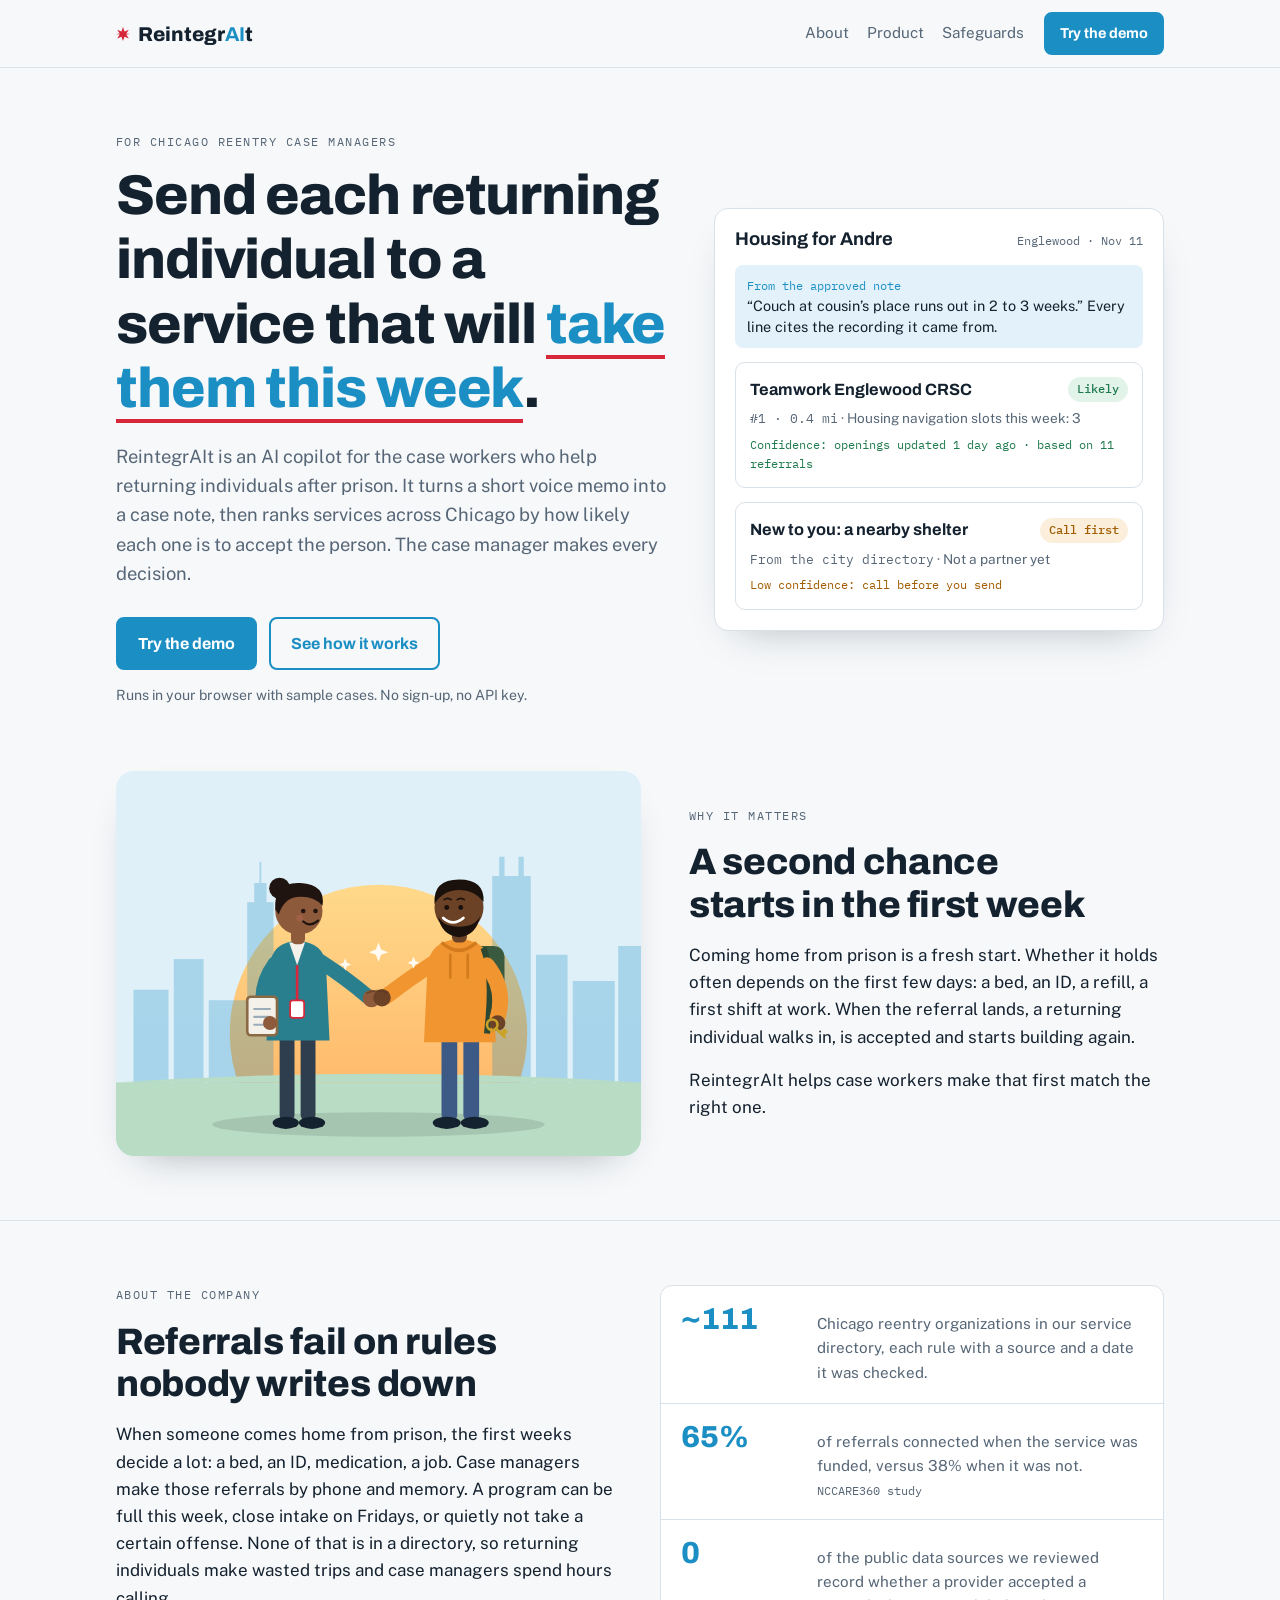
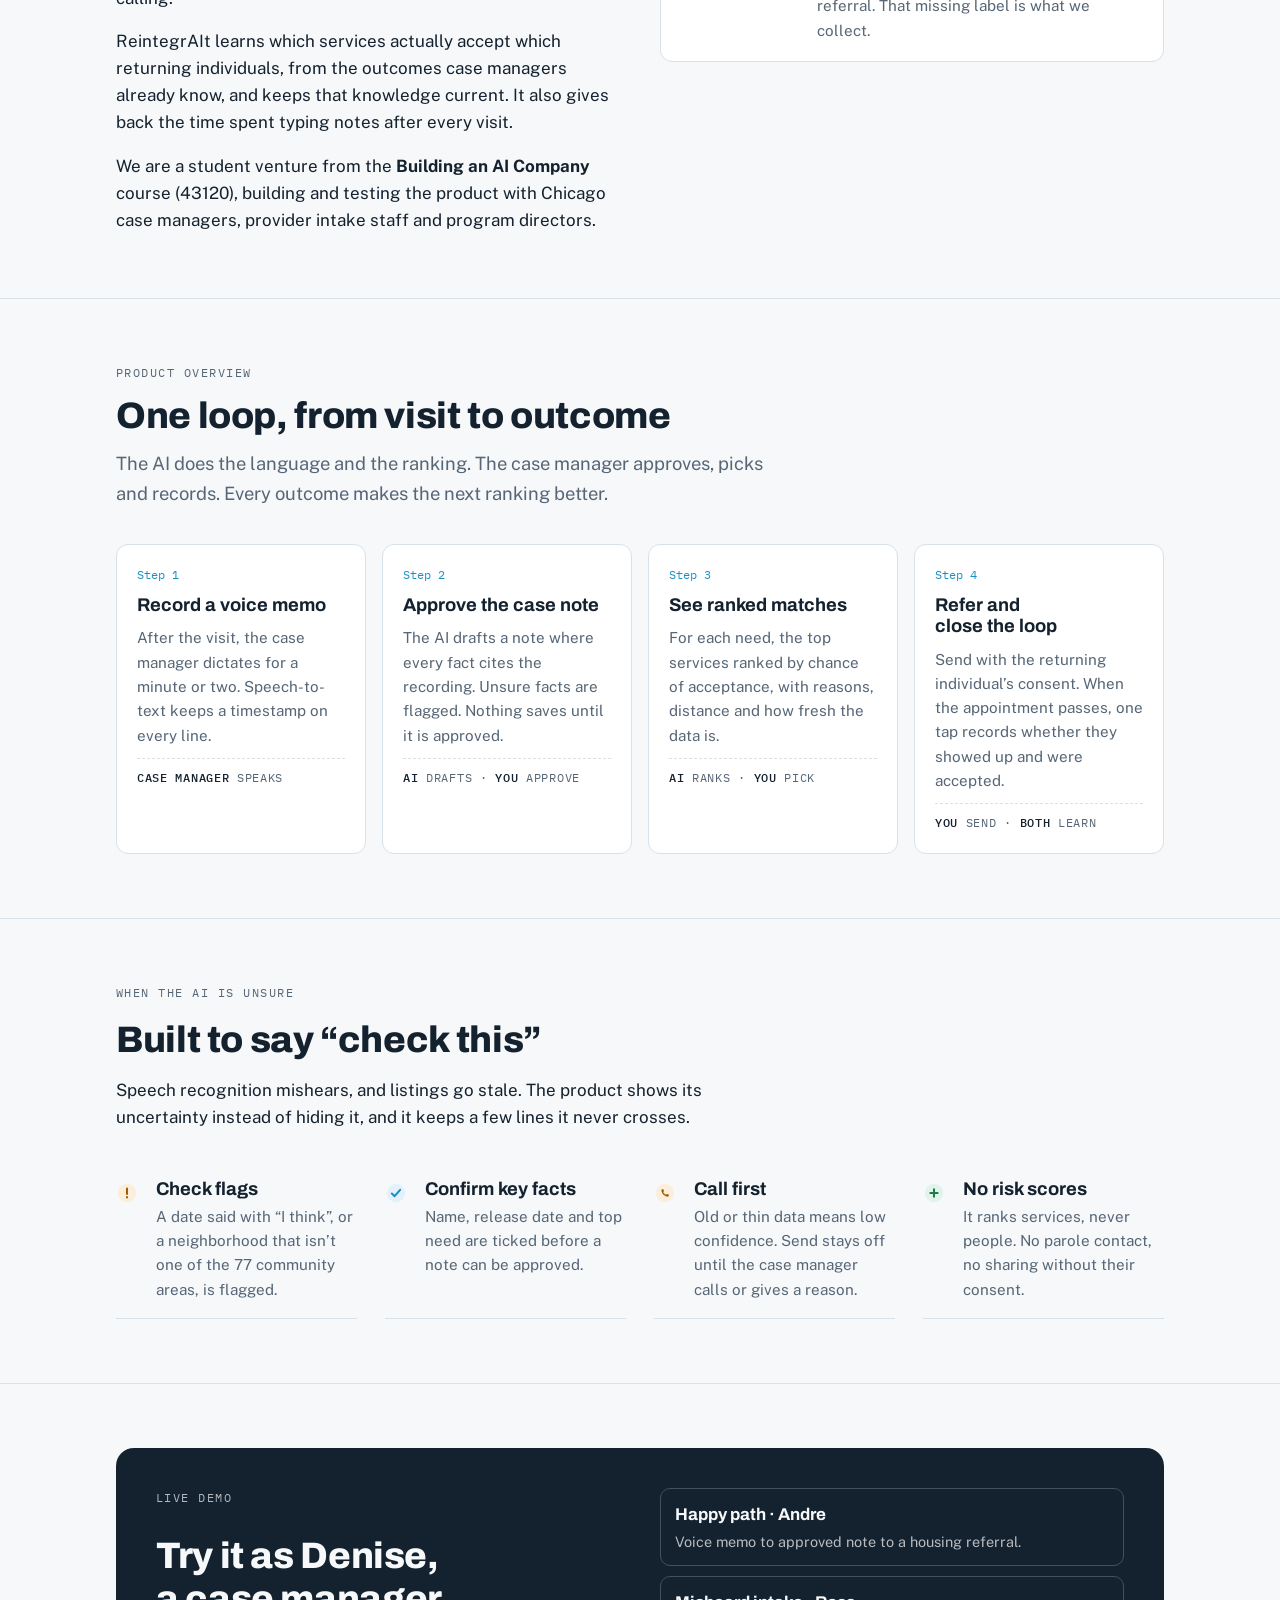
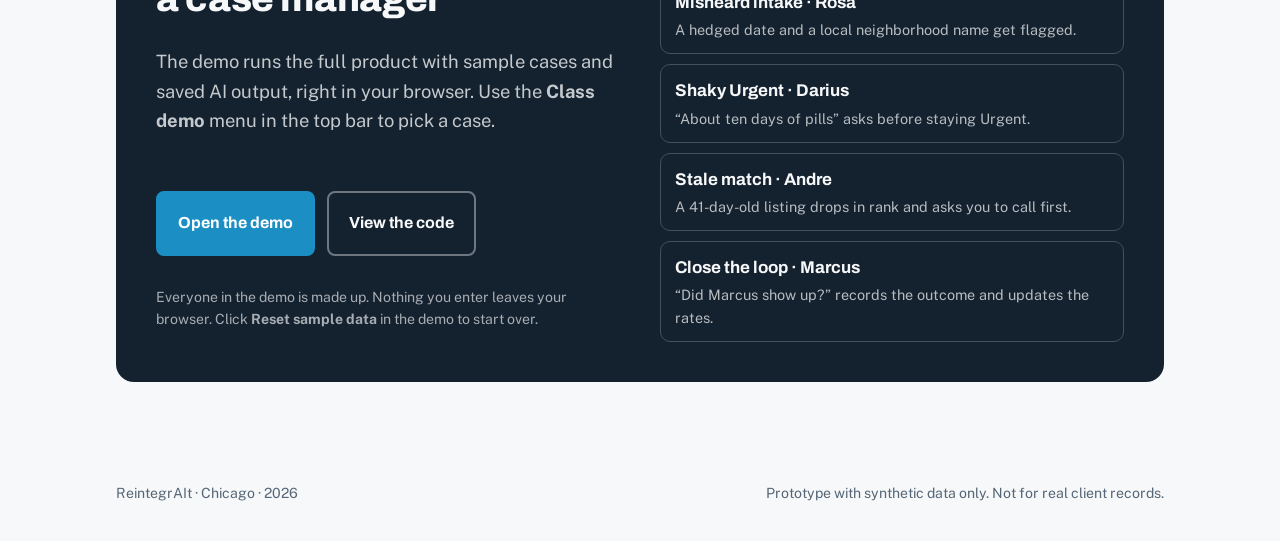
<file: index.html>
<!doctype html>
<html lang="en">
<head>
<meta charset="utf-8">
<meta name="viewport" content="width=device-width,initial-scale=1,viewport-fit=cover">
<meta name="description" content="ReintegrAIt: an AI copilot for Chicago reentry case managers.">
<title>ReintegrAIt</title>
<meta name="claude:viewport-fit-sides" content="cover">
<link rel="preconnect" href="https://fonts.googleapis.com">
<link rel="preconnect" href="https://fonts.gstatic.com" crossorigin>
<link rel="stylesheet" href="https://fonts.googleapis.com/css2?family=Archivo:wght@500;700;800&family=Public+Sans:wght@400;500;600&family=IBM+Plex+Mono:wght@400;500&display=swap">
<style>
/* Layout: civic, Chicago-flag palette. Hero with a real referral card, then About, Product loop, Safeguards, Demo. One column of 1080px max, two-column rows that stack on phones. */
:root{
  --bg:#f6f8fa; --surface:#ffffff; --ink:#14212e; --muted:#566676; --line:#d9e1e8;
  --sky:#1b8fc4; --sky-soft:#e3f2fa; --star:#d6283a; --good:#1f7a4d; --good-soft:#e2f3ea; --warn:#a15c00; --warn-soft:#fbefdc;
  --display:"Archivo","Helvetica Neue",Arial,sans-serif;
  --body:"Public Sans",system-ui,-apple-system,"Segoe UI",sans-serif;
  --mono:"IBM Plex Mono",ui-monospace,Menlo,Consolas,monospace;
}
@media (prefers-color-scheme: dark){:root:not([data-theme="light"]){
  --bg:#0e1620; --surface:#15212d; --ink:#e7eef4; --muted:#9aabba; --line:#28384a;
  --sky:#5bbbe8; --sky-soft:#13314a; --star:#ff5d6c; --good:#5fcf95; --good-soft:#123826; --warn:#f0b35a; --warn-soft:#3a2a10; color-scheme:dark}}
:root[data-theme="dark"]{
  --bg:#0e1620; --surface:#15212d; --ink:#e7eef4; --muted:#9aabba; --line:#28384a;
  --sky:#5bbbe8; --sky-soft:#13314a; --star:#ff5d6c; --good:#5fcf95; --good-soft:#123826; --warn:#f0b35a; --warn-soft:#3a2a10; color-scheme:dark}
*{box-sizing:border-box}
body{background:var(--bg);color:var(--ink);font-family:var(--body);font-size:17px;line-height:1.6;margin:0}
.wrap{max-width:1080px;margin:0 auto;padding-left:max(16px,env(safe-area-inset-left,0px));padding-right:max(16px,env(safe-area-inset-right,0px))}
a{color:var(--sky)}
a:focus-visible,.btn:focus-visible{outline:3px solid var(--sky);outline-offset:3px;border-radius:6px}
h1,h2,h3{font-family:var(--display);line-height:1.15;text-wrap:balance;margin:0}
h2{font-size:clamp(1.7rem,3.2vw,2.3rem);font-weight:800;letter-spacing:-.01em}
h3{font-size:1.15rem;font-weight:700}
p{margin:0}
.eyebrow{font-family:var(--mono);font-size:.78rem;letter-spacing:.12em;text-transform:uppercase;color:var(--muted)}
.lead{font-size:1.15rem;color:var(--muted);max-width:62ch}

/* top bar */
.bar{position:sticky;top:env(safe-area-inset-top,0px);z-index:5;background:color-mix(in srgb,var(--bg) 92%,transparent);backdrop-filter:blur(8px);border-bottom:1px solid var(--line)}
body::before{content:"";position:fixed;inset:0 0 auto;height:env(safe-area-inset-top,0px);z-index:10;background:var(--bg)}
.bar .wrap{display:flex;align-items:center;gap:20px;padding-block:12px;flex-wrap:wrap}
.logo{font-family:var(--display);font-weight:800;font-size:1.25rem;text-decoration:none;color:var(--ink);display:flex;align-items:center;gap:8px;margin-right:auto}
.logo b{color:var(--sky)}
.star{width:14px;height:14px;flex:none}
.bar nav{display:flex;gap:18px;font-size:.95rem}
.bar nav a{color:var(--muted);text-decoration:none}
.bar nav a:hover{color:var(--ink)}
.btn{display:inline-flex;align-items:center;gap:8px;font-family:var(--display);font-weight:700;font-size:1rem;text-decoration:none;padding:12px 20px;border-radius:8px;border:2px solid var(--sky);transition:transform .15s}
.btn.primary{background:var(--sky);color:#fff}
:root[data-theme="dark"] .btn.primary{color:#06121c}
@media (prefers-color-scheme: dark){:root:not([data-theme="light"]) .btn.primary{color:#06121c}}
.btn.ghost{color:var(--sky);background:transparent}
.btn:hover{transform:translateY(-1px)}
.btn.small{padding:8px 14px;font-size:.9rem}
@media (prefers-reduced-motion: reduce){.btn{transition:none}.btn:hover{transform:none}}

/* hero */
.hero{padding-block:64px 56px}
.hero .wrap{display:grid;grid-template-columns:1.1fr .9fr;gap:48px;align-items:center}
.hero h1{font-size:clamp(2.2rem,5vw,3.5rem);font-weight:800;letter-spacing:-.02em;margin-top:12px}
.hero h1 em{font-style:normal;color:var(--sky);border-bottom:4px solid var(--star)}
.hero .lead{margin-top:20px}
.ctas{display:flex;gap:12px;flex-wrap:wrap;margin-top:28px}
.fine{font-size:.88rem;color:var(--muted);margin-top:14px}
.hero > .wrap > *{min-width:0}

/* mock referral card */
.mock{background:var(--surface);border:1px solid var(--line);border-radius:14px;padding:20px;box-shadow:0 18px 40px -24px rgba(20,33,46,.35);display:grid;gap:14px}
.mock-head{display:flex;justify-content:space-between;align-items:baseline;gap:10px;flex-wrap:wrap}
.mock-head span{font-family:var(--mono);font-size:.78rem;color:var(--muted)}
.svc{border:1px solid var(--line);border-radius:10px;padding:14px;display:grid;gap:6px}
.svc-top{display:flex;justify-content:space-between;gap:10px;align-items:center}
.svc-top strong{font-family:var(--display);font-size:1.02rem}
.rank{font-family:var(--mono);font-size:.8rem;color:var(--muted)}
.pill{font-family:var(--mono);font-size:.74rem;font-weight:500;padding:3px 9px;border-radius:99px;white-space:nowrap}
.pill.likely{background:var(--good-soft);color:var(--good)}
.pill.call{background:var(--warn-soft);color:var(--warn)}
.svc small{font-size:.85rem;color:var(--muted);line-height:1.45}
.conf{font-family:var(--mono);font-size:.76rem}
.conf.good{color:var(--good)} .conf.low{color:var(--warn)}
.note-line{font-size:.9rem;background:var(--sky-soft);border-radius:8px;padding:10px 12px;line-height:1.45}
.note-line code{font-family:var(--mono);font-size:.78rem;color:var(--sky)}

/* sections */
section.block{padding-block:64px;border-top:1px solid var(--line)}
.head{display:grid;gap:12px;margin-bottom:36px}
.two{display:grid;grid-template-columns:1fr 1fr;gap:40px}
.two > *{min-width:0}
.stack{display:grid;gap:32px}
.prose{display:grid;gap:16px;max-width:62ch}
.facts{align-self:start;display:grid;gap:0;border:1px solid var(--line);border-radius:12px;background:var(--surface);overflow:hidden}
.fact{display:grid;grid-template-columns:7.5rem 1fr;gap:16px;padding:18px 20px;border-bottom:1px solid var(--line);align-items:baseline}
.fact:last-child{border-bottom:0}
.fact b{font-family:var(--display);font-size:1.9rem;font-weight:800;color:var(--sky);font-variant-numeric:tabular-nums;line-height:1}
.fact p{font-size:.95rem;color:var(--muted)}
.fact cite{display:block;font-style:normal;font-family:var(--mono);font-size:.72rem;margin-top:4px}

/* loop */
.loop{display:grid;grid-template-columns:repeat(4,1fr);gap:16px;counter-reset:s}
.step{background:var(--surface);border:1px solid var(--line);border-radius:12px;padding:20px;display:grid;gap:10px;align-content:start;position:relative}
.step .n{font-family:var(--mono);font-size:.78rem;color:var(--sky)}
.step p{font-size:.95rem;color:var(--muted)}
.who{font-family:var(--mono);font-size:.72rem;letter-spacing:.06em;text-transform:uppercase;padding-top:10px;border-top:1px dashed var(--line);color:var(--muted)}
.who b{color:var(--ink);font-weight:500}

/* safeguards */
.rules{display:grid;grid-template-columns:repeat(4,1fr);gap:0 28px}
.rule{display:grid;grid-template-columns:28px 1fr;gap:12px;padding-block:16px;border-bottom:1px solid var(--line)}
.rule svg{width:22px;height:22px;margin-top:3px}
.rule p{font-size:.95rem;color:var(--muted)}
.rule h3{margin-bottom:4px}

/* demo */
.demo{background:var(--ink);color:var(--bg);border-radius:18px;padding:40px;display:grid;grid-template-columns:1fr 1fr;gap:40px}
.demo > *{min-width:0}
.demo .eyebrow{color:color-mix(in srgb,var(--bg) 70%,var(--ink))}
.demo .lead{color:color-mix(in srgb,var(--bg) 78%,var(--ink))}
.demo h2{color:var(--bg)}
.cases{display:grid;gap:10px;list-style:none;margin:0;padding:0}
.cases li{border:1px solid color-mix(in srgb,var(--bg) 22%,var(--ink));border-radius:10px;padding:12px 14px;display:grid;gap:2px}
.cases li b{font-family:var(--display)}
.cases li span{font-size:.9rem;color:color-mix(in srgb,var(--bg) 72%,var(--ink))}
.demo .btn.primary{background:var(--sky);border-color:var(--sky)}
.demo .btn.ghost{color:var(--bg);border-color:color-mix(in srgb,var(--bg) 40%,var(--ink))}
.demo .fine{color:color-mix(in srgb,var(--bg) 65%,var(--ink))}
.demo .fine a{color:var(--bg)}


/* second chance band */
.chance{padding-block:8px 64px}
.chance .wrap{display:grid;grid-template-columns:1.05fr .95fr;gap:48px;align-items:center}
.chance .wrap > *{min-width:0}
.chance-fig{margin:0}
.illo{display:block;width:100%;height:auto;max-width:100%;border-radius:18px;box-shadow:0 18px 40px -26px rgba(20,33,46,.45)}
@media (max-width:900px){.chance .wrap{grid-template-columns:1fr;gap:28px}}
footer{padding-block:36px;color:var(--muted);font-size:.88rem}
footer .wrap{display:flex;gap:16px;justify-content:space-between;flex-wrap:wrap}

@media (max-width:900px){
  .hero .wrap,.two,.demo{grid-template-columns:1fr}
  .loop{grid-template-columns:1fr 1fr}
  .rules{grid-template-columns:1fr 1fr}
}
@media (max-width:560px){
  .loop,.rules{grid-template-columns:1fr}
  .bar nav{display:none}
  .demo{padding:26px 20px}
  .fact{grid-template-columns:1fr;gap:6px}
  section.block{padding-block:48px}
  .hero{padding-block:40px}
}
</style>
</head>
<body>
<header class="bar">
  <div class="wrap">
    <a class="logo" href="#top"><svg class="star" viewBox="0 0 24 24" aria-hidden="true"><path fill="var(--star)" d="M12 0l2.6 7.5L22 4.5l-4.4 6.6L24 12l-6.4.9L22 19.5l-7.4-3L12 24l-2.6-7.5L2 19.5l4.4-6.6L0 12l6.4-.9L2 4.5l7.4 3z"/></svg><span>Reintegr<b>AI</b>t</span></a>
    <nav aria-label="Sections"><a href="#about">About</a><a href="#product">Product</a><a href="#safeguards">Safeguards</a></nav>
    <a class="btn primary small" href="app/step1-client-note/" data-demo>Try the demo</a>
  </div>
</header>

<main id="top">
  <section class="hero">
    <div class="wrap">
      <div>
        <p class="eyebrow">For Chicago reentry case managers</p>
        <h1>Send each returning individual to a service that will <em>take them this week</em>.</h1>
        <p class="lead">ReintegrAIt is an AI copilot for the case workers who help returning individuals after prison. It turns a short voice memo into a case note, then ranks services across Chicago by how likely each one is to accept the person. The case manager makes every decision.</p>
        <div class="ctas">
          <a class="btn primary" href="app/step1-client-note/" data-demo>Try the demo</a>
          <a class="btn ghost" href="#product">See how it works</a>
        </div>
        <p class="fine">Runs in your browser with sample cases. No sign-up, no API key.</p>
      </div>

      <div class="mock" aria-label="Example of the Matched services screen">
        <div class="mock-head"><h3>Housing for Andre</h3><span>Englewood · Nov 11</span></div>
        <p class="note-line"><code>From the approved note</code><br>“Couch at cousin’s place runs out in 2 to 3 weeks.” Every line cites the recording it came from.</p>
        <div class="svc">
          <div class="svc-top"><strong>Teamwork Englewood CRSC</strong><span class="pill likely">Likely</span></div>
          <small><span class="rank">#1 · 0.4 mi</span> · Housing navigation slots this week: 3</small>
          <span class="conf good">Confidence: openings updated 1 day ago · based on 11 referrals</span>
        </div>
        <div class="svc">
          <div class="svc-top"><strong>New to you: a nearby shelter</strong><span class="pill call">Call first</span></div>
          <small><span class="rank">From the city directory</span> · Not a partner yet</small>
          <span class="conf low">Low confidence: call before you send</span>
        </div>
      </div>
    </div>
  </section>


  <section class="chance">
    <div class="wrap">
      <figure class="chance-fig"><svg class="illo" viewBox="0 0 600 440" role="img" aria-labelledby="illo-t">
  <title id="illo-t">A case worker shakes hands with a smiling man carrying a backpack, in front of a sunrise over the Chicago skyline.</title>
  <defs>
    <linearGradient id="sun" x1="0" y1="0" x2="0" y2="1"><stop offset="0" stop-color="#ffd98a"/><stop offset="1" stop-color="#ffab5e"/></linearGradient>
    <clipPath id="frame"><rect width="600" height="440" rx="18"/></clipPath>
  </defs>
  <g clip-path="url(#frame)">
    <rect width="600" height="440" fill="#dff0f9"/>
    <circle cx="300" cy="300" r="170" fill="url(#sun)"/>
    <g fill="#1b8fc4" opacity=".28">
      <rect x="20" y="250" width="40" height="110"/><rect x="66" y="215" width="34" height="145"/><rect x="106" y="262" width="46" height="98"/>
      <rect x="150" y="150" width="30" height="210"/><rect x="158" y="128" width="14" height="24"/><rect x="164" y="104" width="2" height="26"/>
      <rect x="430" y="120" width="44" height="240"/><rect x="438" y="98" width="6" height="24"/><rect x="460" y="98" width="6" height="24"/>
      <rect x="480" y="210" width="36" height="150"/><rect x="522" y="240" width="48" height="120"/><rect x="574" y="200" width="30" height="160"/>
    </g>
    <rect y="356" width="600" height="84" fill="#b9dcc4"/>
    <path d="M0 356 Q300 336 600 356" fill="#b9dcc4"/>
    <ellipse cx="300" cy="404" rx="190" ry="14" fill="#14212e" opacity=".12"/>

    <!-- case worker (left) -->
    <g>
      <rect x="187" y="296" width="17" height="104" rx="7" fill="#2f3e4e"/>
      <rect x="211" y="296" width="17" height="104" rx="7" fill="#2f3e4e"/>
      <ellipse cx="194" cy="402" rx="15" ry="7" fill="#14212e"/><ellipse cx="224" cy="402" rx="15" ry="7" fill="#14212e"/>
      <path d="M176 222 Q178 196 207 194 Q238 196 240 222 L244 308 L172 308 Z" fill="#2a7f8f"/>
      <path d="M198 196 L207 222 L216 196 Z" fill="#f4f1ea"/>
      <path d="M207 222 L207 262" stroke="#d6283a" stroke-width="3"/>
      <rect x="199" y="262" width="16" height="20" rx="3" fill="#ffffff" stroke="#d6283a" stroke-width="2"/>
      <path d="M182 220 Q160 250 172 284" stroke="#2a7f8f" stroke-width="17" stroke-linecap="round" fill="none"/>
      <rect x="150" y="258" width="34" height="44" rx="4" fill="#f4f1ea" stroke="#8a6a44" stroke-width="3"/>
      <path d="M158 272h18M158 281h18M158 290h12" stroke="#9aabba" stroke-width="2.5" stroke-linecap="round"/>
      <circle cx="176" cy="288" r="8" fill="#8d5a3b"/>
      <path d="M234 218 Q262 236 288 258" stroke="#2a7f8f" stroke-width="17" stroke-linecap="round" fill="none"/>
      <rect x="200" y="176" width="16" height="22" rx="6" fill="#8d5a3b"/>
      <circle cx="209" cy="160" r="27" fill="#8d5a3b"/>
      <path d="M182 158 Q180 126 211 128 Q240 130 236 154 Q226 142 206 144 Q192 146 186 164 Z" fill="#1f1410"/>
      <circle cx="187" cy="134" r="12" fill="#1f1410"/>
      <circle cx="214" cy="160" r="2.6" fill="#1f1410"/><circle cx="228" cy="160" r="2.6" fill="#1f1410"/>
      <path d="M214 172 Q222 179 231 171" stroke="#1f1410" stroke-width="2.6" stroke-linecap="round" fill="none"/>
      <circle cx="210" cy="168" r="4" fill="#c46a5a" opacity=".35"/>
    </g>

    <!-- returning individual (right) -->
    <g>
      <rect x="400" y="200" width="44" height="78" rx="12" fill="#3a5a40"/>
      <rect x="372" y="298" width="18" height="102" rx="7" fill="#3c5a85"/>
      <rect x="397" y="298" width="18" height="102" rx="7" fill="#3c5a85"/>
      <ellipse cx="378" cy="402" rx="16" ry="7" fill="#14212e"/><ellipse cx="410" cy="402" rx="16" ry="7" fill="#14212e"/>
      <path d="M356 224 Q358 194 392 192 Q426 194 430 224 L434 310 L352 310 Z" fill="#f0952f"/>
      <path d="M372 196 Q392 214 412 196" stroke="#d27a1c" stroke-width="4" fill="none"/>
      <path d="M382 210 L382 236 M402 210 L402 236" stroke="#d27a1c" stroke-width="3" stroke-linecap="round"/>
      <path d="M420 202 Q432 232 424 300" stroke="#2c4732" stroke-width="7" fill="none"/>
      <path d="M362 220 Q334 238 308 258" stroke="#f0952f" stroke-width="18" stroke-linecap="round" fill="none"/>
      <path d="M424 222 Q446 250 436 282" stroke="#f0952f" stroke-width="18" stroke-linecap="round" fill="none"/>
      <circle cx="436" cy="288" r="9" fill="#6b4226"/>
      <g transform="translate(430 290)"><circle r="6" fill="none" stroke="#c9a227" stroke-width="3"/><path d="M4 4 L14 14 M10 10 L14 6 M12 12 L16 8" stroke="#c9a227" stroke-width="3" stroke-linecap="round"/></g>
      <rect x="384" y="174" width="17" height="22" rx="6" fill="#6b4226"/>
      <circle cx="392" cy="156" r="28" fill="#6b4226"/>
      <path d="M364 152 Q362 124 392 124 Q422 124 420 150 Q410 136 392 136 Q374 136 364 152 Z" fill="#1a110c"/>
      <path d="M368 166 Q372 188 392 190 Q412 188 416 166 Q410 178 392 178 Q374 178 368 166 Z" fill="#1a110c"/>
      <circle cx="378" cy="156" r="2.8" fill="#1a110c"/><circle cx="394" cy="156" r="2.8" fill="#1a110c"/>
      <path d="M375 147 Q379 144 383 147 M390 147 Q394 144 398 147" stroke="#1a110c" stroke-width="2" stroke-linecap="round" fill="none"/>
      <path d="M374 168 Q385 178 397 168" stroke="#ffffff" stroke-width="3.2" stroke-linecap="round" fill="none"/>
    </g>

    <!-- handshake -->
    <circle cx="292" cy="260" r="10" fill="#8d5a3b"/>
    <circle cx="304" cy="259" r="10" fill="#6b4226"/>
    <path d="M286 254 Q298 248 310 254" stroke="#5a3820" stroke-width="2" fill="none" opacity=".6"/>

    <g fill="#ffffff" opacity=".9">
      <path d="M300 196 l3 8 8 3 -8 3 -3 8 -3 -8 -8 -3 8 -3z"/>
      <path d="M262 214 l2 5 5 2 -5 2 -2 5 -2 -5 -5 -2 5 -2z"/>
      <path d="M340 212 l2 5 5 2 -5 2 -2 5 -2 -5 -5 -2 5 -2z"/>
    </g>
  </g>
</svg>
</figure>
      <div class="prose">
        <p class="eyebrow">Why it matters</p>
        <h2>A second chance starts in the first week</h2>
        <p>Coming home from prison is a fresh start. Whether it holds often depends on the first few days: a bed, an ID, a refill, a first shift at work. When the referral lands, a returning individual walks in, is accepted and starts building again.</p>
        <p>ReintegrAIt helps case workers make that first match the right one.</p>
      </div>
    </div>
  </section>

  <section class="block" id="about">
    <div class="wrap two">
      <div class="prose">
        <p class="eyebrow">About the company</p>
        <h2>Referrals fail on rules nobody writes down</h2>
        <p>When someone comes home from prison, the first weeks decide a lot: a bed, an ID, medication, a job. Case managers make those referrals by phone and memory. A program can be full this week, close intake on Fridays, or quietly not take a certain offense. None of that is in a directory, so returning individuals make wasted trips and case managers spend hours calling.</p>
        <p>ReintegrAIt learns which services actually accept which returning individuals, from the outcomes case managers already know, and keeps that knowledge current. It also gives back the time spent typing notes after every visit.</p>
        <p>We are a student venture from the <strong>Building an AI Company</strong> course (43120), building and testing the product with Chicago case managers, provider intake staff and program directors.</p>
      </div>
      <div class="facts">
        <div class="fact"><b>~111</b><p>Chicago reentry organizations in our service directory, each rule with a source and a date it was checked.</p></div>
        <div class="fact"><b>65%</b><p>of referrals connected when the service was funded, versus 38% when it was not.<cite>NCCARE360 study</cite></p></div>
        <div class="fact"><b>0</b><p>of the public data sources we reviewed record whether a provider accepted a referral. That missing label is what we collect.</p></div>
      </div>
    </div>
  </section>

  <section class="block" id="product">
    <div class="wrap">
      <div class="head">
        <p class="eyebrow">Product overview</p>
        <h2>One loop, from visit to outcome</h2>
        <p class="lead">The AI does the language and the ranking. The case manager approves, picks and records. Every outcome makes the next ranking better.</p>
      </div>
      <div class="loop">
        <div class="step"><span class="n">Step 1</span><h3>Record a voice memo</h3><p>After the visit, the case manager dictates for a minute or two. Speech-to-text keeps a timestamp on every line.</p><span class="who"><b>Case manager</b> speaks</span></div>
        <div class="step"><span class="n">Step 2</span><h3>Approve the case note</h3><p>The AI drafts a note where every fact cites the recording. Unsure facts are flagged. Nothing saves until it is approved.</p><span class="who"><b>AI</b> drafts · <b>you</b> approve</span></div>
        <div class="step"><span class="n">Step 3</span><h3>See ranked matches</h3><p>For each need, the top services ranked by chance of acceptance, with reasons, distance and how fresh the data is.</p><span class="who"><b>AI</b> ranks · <b>you</b> pick</span></div>
        <div class="step"><span class="n">Step 4</span><h3>Refer and close the loop</h3><p>Send with the returning individual’s consent. When the appointment passes, one tap records whether they showed up and were accepted.</p><span class="who"><b>You</b> send · <b>both</b> learn</span></div>
      </div>
    </div>
  </section>

  <section class="block" id="safeguards">
    <div class="wrap stack">
      <div class="prose">
        <p class="eyebrow">When the AI is unsure</p>
        <h2>Built to say “check this”</h2>
        <p>Speech recognition mishears, and listings go stale. The product shows its uncertainty instead of hiding it, and it keeps a few lines it never crosses.</p>
      </div>
      <div class="rules">
        <div class="rule"><svg viewBox="0 0 24 24" aria-hidden="true"><circle cx="12" cy="12" r="10" fill="var(--warn-soft)"/><path d="M12 7v6m0 3.5v.5" stroke="var(--warn)" stroke-width="2.2" stroke-linecap="round" fill="none"/></svg><div><h3>Check flags</h3><p>A date said with “I think”, or a neighborhood that isn’t one of the 77 community areas, is flagged.</p></div></div>
        <div class="rule"><svg viewBox="0 0 24 24" aria-hidden="true"><circle cx="12" cy="12" r="10" fill="var(--sky-soft)"/><path d="M7.5 12.5l3 3 6-7" stroke="var(--sky)" stroke-width="2.2" stroke-linecap="round" stroke-linejoin="round" fill="none"/></svg><div><h3>Confirm key facts</h3><p>Name, release date and top need are ticked before a note can be approved.</p></div></div>
        <div class="rule"><svg viewBox="0 0 24 24" aria-hidden="true"><circle cx="12" cy="12" r="10" fill="var(--warn-soft)"/><path d="M8 8.5c0 4 3.5 7.5 7.5 7.5l1-2-2.5-1-1 1c-1.2-.5-2.5-1.8-3-3l1-1-1-2.5z" fill="var(--warn)"/></svg><div><h3>Call first</h3><p>Old or thin data means low confidence. Send stays off until the case manager calls or gives a reason.</p></div></div>
        <div class="rule"><svg viewBox="0 0 24 24" aria-hidden="true"><circle cx="12" cy="12" r="10" fill="var(--good-soft)"/><path d="M8 12h8M12 8v8" stroke="var(--good)" stroke-width="2.2" stroke-linecap="round" fill="none"/></svg><div><h3>No risk scores</h3><p>It ranks services, never people. No parole contact, no sharing without their consent.</p></div></div>
      </div>
    </div>
  </section>

  <section class="block" id="demo">
    <div class="wrap">
      <div class="demo">
        <div class="prose">
          <p class="eyebrow">Live demo</p>
          <h2>Try it as Denise, a case manager</h2>
          <p class="lead">The demo runs the full product with sample cases and saved AI output, right in your browser. Use the <strong>Class demo</strong> menu in the top bar to pick a case.</p>
          <div class="ctas">
            <a class="btn primary" href="app/step1-client-note/" data-demo>Open the demo</a>
            <a class="btn ghost" href="https://github.com/bhav17/reintegrait">View the code</a>
          </div>
          <p class="fine">Everyone in the demo is made up. Nothing you enter leaves your browser. Click <b>Reset sample data</b> in the demo to start over.</p>
        </div>
        <ul class="cases">
          <li><b>Happy path · Andre</b><span>Voice memo to approved note to a housing referral.</span></li>
          <li><b>Misheard intake · Rosa</b><span>A hedged date and a local neighborhood name get flagged.</span></li>
          <li><b>Shaky Urgent · Darius</b><span>“About ten days of pills” asks before staying Urgent.</span></li>
          <li><b>Stale match · Andre</b><span>A 41-day-old listing drops in rank and asks you to call first.</span></li>
          <li><b>Close the loop · Marcus</b><span>“Did Marcus show up?” records the outcome and updates the rates.</span></li>
        </ul>
      </div>
    </div>
  </section>
</main>

<footer>
  <div class="wrap">
    <span>ReintegrAIt · Chicago · 2026</span>
    <span>Prototype with synthetic data only. Not for real client records.</span>
  </div>
</footer>
</body>
</html>
</file>
